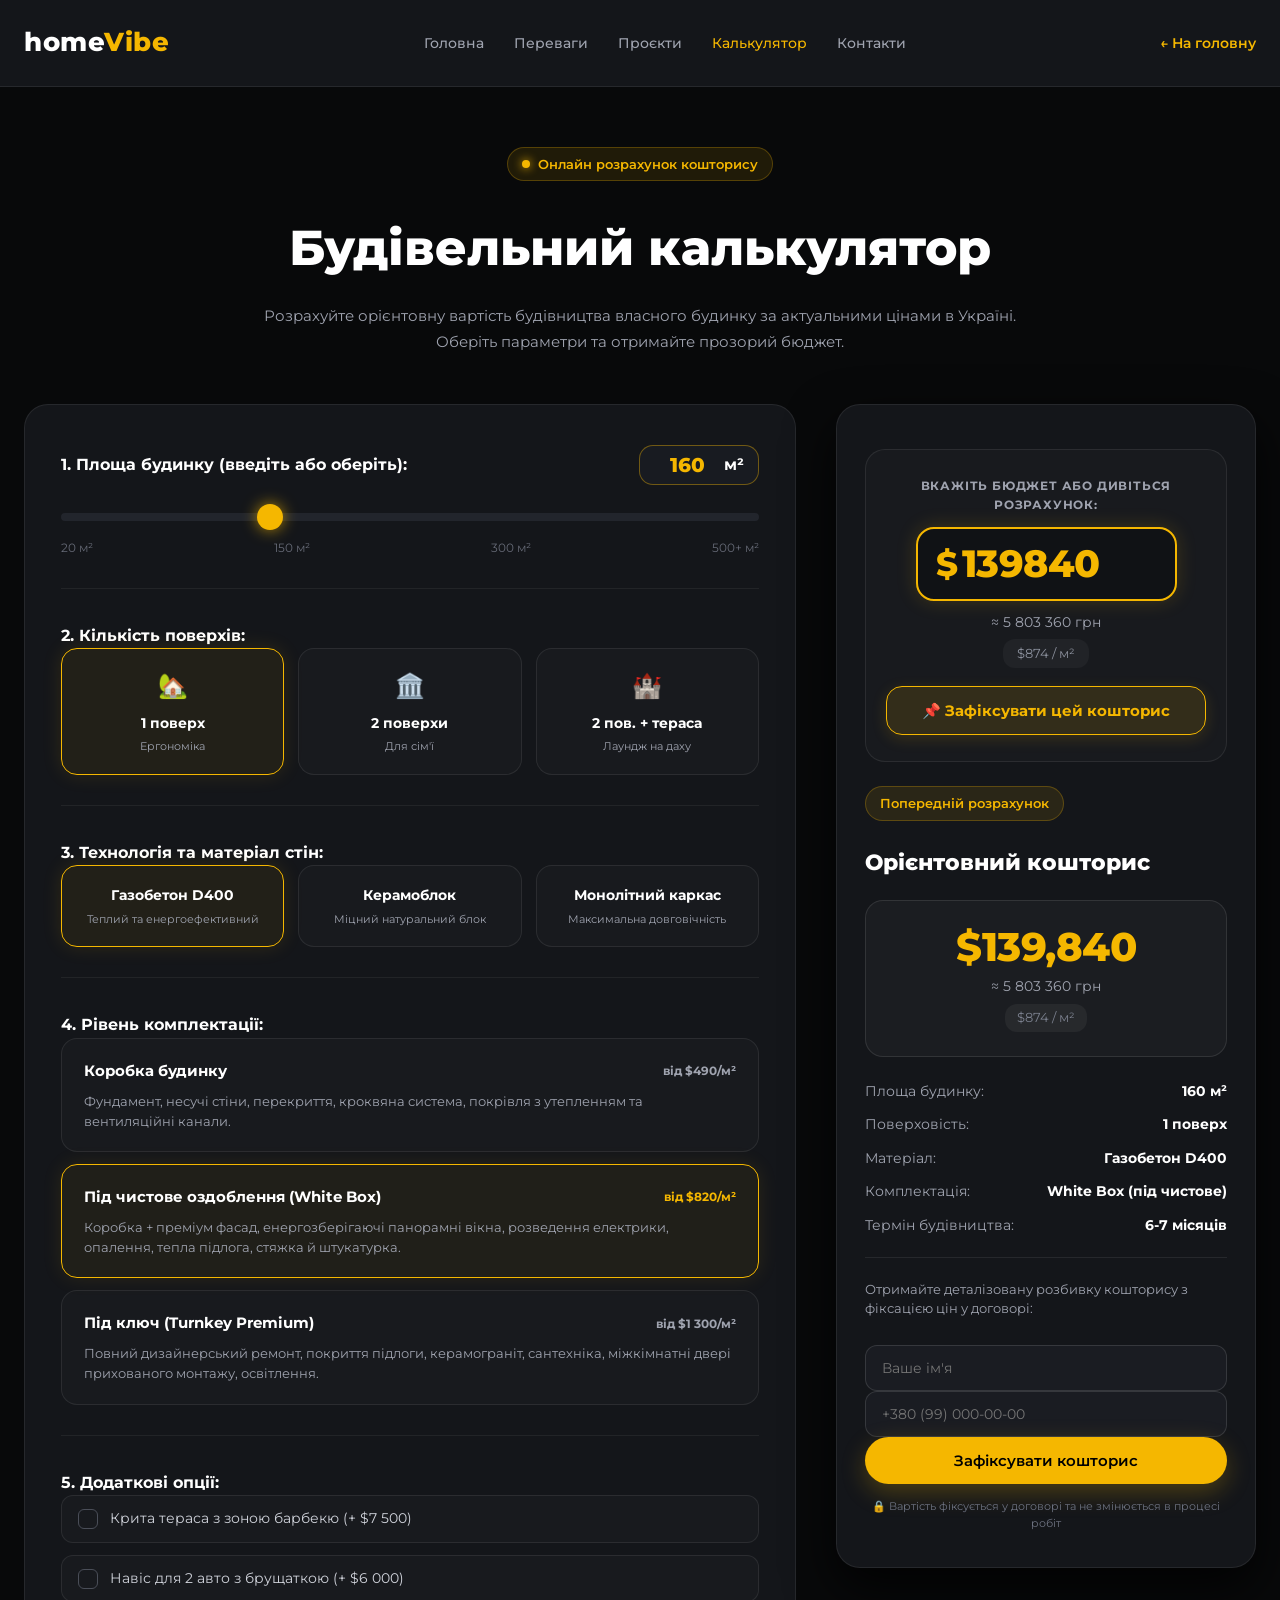
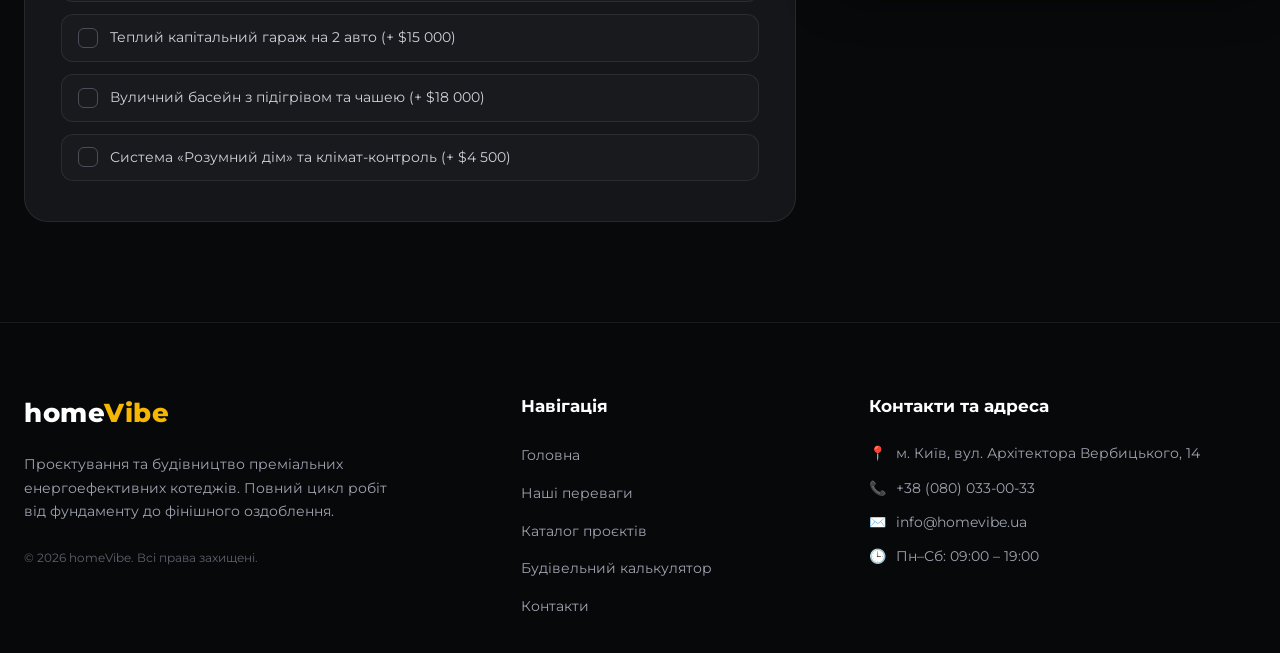
<file: calculator.html>
<!DOCTYPE html>
<html lang="uk">
<head>
  <meta charset="UTF-8">
  <meta name="viewport" content="width=device-width, initial-scale=1.0">
  <title>Будівельний калькулятор вартості будинку | homeVibe</title>
  
  <link rel="preconnect" href="https://fonts.googleapis.com">
  <link rel="preconnect" href="https://fonts.gstatic.com" crossorigin>
  <link href="https://fonts.googleapis.com/css2?family=Montserrat:wght@400;500;600;700;800&display=swap" rel="stylesheet">
  
  <link rel="stylesheet" href="./css/style.css?v=100.0">
</head>
<body class="house-page-body">

  <!-- Шапка сайту -->
  <header class="header header-static">
    <div class="container header-container">
      <a href="index.html" class="logo">home<span>Vibe</span></a>
      <nav class="nav">
        <ul class="nav-list">
          <li><a href="index.html#hero">Головна</a></li>
          <li><a href="index.html#advantages">Переваги</a></li>
          <li><a href="index.html#projects">Проєкти</a></li>
          <li><a href="calculator.html" class="active-link">Калькулятор</a></li>
          <li><a href="index.html#contacts">Контакти</a></li>
        </ul>
      </nav>
      <a href="index.html" class="back-link">← На головну</a>
    </div>
  </header>

  <!-- Головний блок калькулятора -->
  <main class="calc-page-section">
    <div class="container">
      
      <div class="calc-header-intro">
        <div class="badge">
          <span class="badge-dot"></span>
          Онлайн розрахунок кошторису
        </div>
        <h1 class="calc-main-title">Будівельний калькулятор</h1>
        <p class="calc-main-subtitle">
          Розрахуйте орієнтовну вартість будівництва власного будинку за актуальними цінами в Україні. Оберіть параметри та отримайте прозорий бюджет.
        </p>
      </div>

      <div class="calculator-layout">
        
        <!-- ================= ЛІВА ЧАСТИНА: ПАРАМЕТРИ БУДИНКУ ================= -->
        <div class="calc-inputs-panel">

          <!-- Крок 1: Ввід площі вручну + повзунок -->
          <div class="calc-group">
            <div class="calc-group-header">
              <label for="areaInput">1. Площа будинку (введіть або оберіть):</label>
              <div class="area-input-box">
                <input type="number" id="areaInput" min="20" max="1000" value="160" step="1">
                <span>м²</span>
              </div>
            </div>
            <div class="slider-control-wrap">
              <input type="range" id="areaRange" min="20" max="500" step="1" value="160" class="custom-range-slider">
              <div class="slider-scale">
                <span>20 м²</span>
                <span>150 м²</span>
                <span>300 м²</span>
                <span>500+ м²</span>
              </div>
            </div>
          </div>

          <!-- Крок 2: Поверховість -->
          <div class="calc-group">
            <label class="calc-label">2. Кількість поверхів:</label>
            <div class="calc-choice-grid grid-3">
              <label class="choice-tile">
                <input type="radio" name="floors" value="1" checked>
                <div class="tile-card">
                  <span class="tile-icon">🏡</span>
                  <strong class="tile-title">1 поверх</strong>
                  <span class="tile-desc">Ергономіка </span>
                </div>
              </label>

              <label class="choice-tile">
                <input type="radio" name="floors" value="2">
                <div class="tile-card">
                  <span class="tile-icon">🏛️</span>
                  <strong class="tile-title">2 поверхи</strong>
                  <span class="tile-desc">Для сім'ї</span>
                </div>
              </label>

              <label class="choice-tile">
                <input type="radio" name="floors" value="2.5">
                <div class="tile-card">
                  <span class="tile-icon">🏰</span>
                  <strong class="tile-title">2 пов. + тераса</strong>
                  <span class="tile-desc">Лаундж на даху</span>
                </div>
              </label>
            </div>
          </div>

          <!-- Крок 3: Матеріал стін -->
          <div class="calc-group">
            <label class="calc-label">3. Технологія та матеріал стін:</label>
            <div class="calc-choice-grid grid-3">
              <label class="choice-tile">
                <input type="radio" name="wallMaterial" value="aerocrete" checked>
                <div class="tile-card">
                  <strong class="tile-title">Газобетон D400</strong>
                  <span class="tile-desc">Теплий та енергоефективний</span>
                </div>
              </label>

              <label class="choice-tile">
                <input type="radio" name="wallMaterial" value="ceramoblock">
                <div class="tile-card">
                  <strong class="tile-title">Керамоблок</strong>
                  <span class="tile-desc">Міцний натуральний блок</span>
                </div>
              </label>

              <label class="choice-tile">
                <input type="radio" name="wallMaterial" value="monolith">
                <div class="tile-card">
                  <strong class="tile-title">Монолітний каркас</strong>
                  <span class="tile-desc">Максимальна довговічність</span>
                </div>
              </label>
            </div>
          </div>

          <!-- Крок 4: Комплектація -->
          <div class="calc-group">
            <label class="calc-label">4. Рівень комплектації:</label>
            <div class="packages-list">
              <label class="package-tile">
                <input type="radio" name="packageLevel" value="box">
                <div class="package-card">
                  <div class="package-header">
                    <strong>Коробка будинку</strong>
                    <span class="package-price-tag">від $490/м²</span>
                  </div>
                  <p>Фундамент, несучі стіни, перекриття, кроквяна система, покрівля з утепленням та вентиляційні канали.</p>
                </div>
              </label>

              <label class="package-tile">
                <input type="radio" name="packageLevel" value="whitebox" checked>
                <div class="package-card">
                  <div class="package-header">
                    <strong>Під чистове оздоблення (White Box)</strong>
                    <span class="package-price-tag accent">від $820/м²</span>
                  </div>
                  <p>Коробка + преміум фасад, енергозберігаючі панорамні вікна, розведення електрики, опалення, тепла підлога, стяжка й штукатурка.</p>
                </div>
              </label>

              <label class="package-tile">
                <input type="radio" name="packageLevel" value="turnkey">
                <div class="package-card">
                  <div class="package-header">
                    <strong>Під ключ (Turnkey Premium)</strong>
                    <span class="package-price-tag">від $1 300/м²</span>
                  </div>
                  <p>Повний дизайнерський ремонт, покриття підлоги, керамограніт, сантехніка, міжкімнатні двері прихованого монтажу, освітлення.</p>
                </div>
              </label>
            </div>
          </div>

          <!-- Крок 5: Додаткові елементи -->
          <div class="calc-group">
            <label class="calc-label">5. Додаткові опції:</label>
            <div class="options-checklist">
              <label class="custom-checkbox">
                <input type="checkbox" id="optTerrace" value="7500">
                <span class="checkbox-box"></span>
                <span class="checkbox-text">Крита тераса з зоною барбекю (+ $7 500)</span>
              </label>

              <label class="custom-checkbox">
                <input type="checkbox" id="optCarport" value="6000">
                <span class="checkbox-box"></span>
                <span class="checkbox-text">Навіс для 2 авто з брущаткою (+ $6 000)</span>
              </label>

              <label class="custom-checkbox">
                <input type="checkbox" id="optGarage" value="15000">
                <span class="checkbox-box"></span>
                <span class="checkbox-text">Теплий капітальний гараж на 2 авто (+ $15 000)</span>
              </label>

              <label class="custom-checkbox">
                <input type="checkbox" id="optPool" value="18000">
                <span class="checkbox-box"></span>
                <span class="checkbox-text">Вуличний басейн з підігрівом та чашею (+ $18 000)</span>
              </label>

              <label class="custom-checkbox">
                <input type="checkbox" id="optSmartHome" value="4500">
                <span class="checkbox-box"></span>
                <span class="checkbox-text">Система «Розумний дім» та клімат-контроль (+ $4 500)</span>
              </label>
            </div>
          </div>

        </div> <!-- /calc-inputs-panel -->

        <!-- ================= ПРАВА ЧАСТИНА: ПЕРЕНЕСЕНИЙ БЛОК КОШТОРИСУ ================= -->
        <aside class="calc-summary-panel">
          <div class="summary-card-sticky">

            <!-- Поле вводу бюджету з кнопкою фіксації -->
            <div class="price-display-box" id="priceDisplayBox">
              <span class="budget-input-label">Вкажіть бюджет або дивіться розрахунок:</span>
              <div class="budget-input-wrapper">
                <span class="currency-prefix">$</span>
                <input type="number" id="budgetInput" min="10000" step="1000" placeholder="139840" value="139840">
              </div>
              <div class="price-sub-val">
                ≈ <span id="calcUahVal">5 803 360</span> грн
              </div>
              <div class="price-per-meter">
                <span id="calcRateVal">$874</span> / м²
              </div>

              <!-- Кнопка фіксації -->
              <button type="button" class="btn-apply-estimate" id="applyEstimateBtn">
                <span>📌 Зафіксувати цей кошторис</span>
              </button>

              <!-- Повідомлення про замалий бюджет -->
              <div class="budget-error-box" id="budgetErrorBox" style="display: none;">
                <span class="error-icon">⚠️</span>
                <strong>Бюджет замалий для будівництва!</strong>
                <p>Мінімальна вартість капітального будинку становить від <strong>$35 000</strong>.</p>
              </div>
            </div>

            <!-- Блок результату "Орієнтовний кошторис" -->
            <div class="summary-header" style="margin-top: 24px;">
              <span class="badge">Попередній розрахунок</span>
              <h3 class="summary-box-title">Орієнтовний кошторис</h3>
            </div>

            <div class="summary-target-box" id="summaryTargetBox">
              <div class="target-price-usd" id="summaryTotalUsd">$139,840</div>
              <div class="target-price-uah">≈ <span id="summaryTotalUah">5 803 360</span> грн</div>
              <div class="target-price-rate"><span id="summaryPricePerM2">$874</span> / м²</div>
            </div>

            <!-- Характеристики обраного будинку -->
            <div class="summary-details-list">
              <div class="sum-row">
                <span>Площа будинку:</span>
                <strong id="sumArea">160 м²</strong>
              </div>
              <div class="sum-row">
                <span>Поверховість:</span>
                <strong id="sumFloors">1 поверх</strong>
              </div>
              <div class="sum-row">
                <span>Матеріал:</span>
                <strong id="sumMaterial">Газобетон D400</strong>
              </div>
              <div class="sum-row">
                <span>Комплектація:</span>
                <strong id="sumPackage">White Box (під чистове)</strong>
              </div>
              <div class="sum-row">
                <span>Термін будівництва:</span>
                <strong id="sumTimeline">5-6 місяців</strong>
              </div>
            </div>

            <!-- Форма зворотного зв'язку -->
            <div class="calc-lead-form">
              <p class="lead-form-caption">
                Отримайте деталізовану розбивку кошторису з фіксацією цін у договорі:
              </p>
              <form id="calcOrderForm">
                <div class="calc-form-field">
                  <input type="text" id="calcClientName" placeholder="Ваше ім'я" required>
                </div>
                <div class="calc-form-field">
                  <input type="tel" id="calcClientPhone" placeholder="+380 (99) 000-00-00" required>
                </div>
                <button type="submit" class="btn btn-primary btn-block">Зафіксувати кошторис</button>
              </form>
            </div>

            <div class="calc-guarantee-note">
              🔒 Вартість фіксується у договорі та не змінюється в процесі робіт
            </div>

          </div>
        </aside>

      </div> <!-- /calculator-layout -->
    </div> <!-- /container -->
  </main>

  <!-- Підвал -->
  <footer class="footer" id="contacts">
    <div class="container footer-container">
      <div class="footer-col brand-col">
        <a href="index.html" class="logo">home<span>Vibe</span></a>
        <p class="footer-desc">
          Проєктування та будівництво преміальних енергоефективних котеджів. Повний цикл робіт від фундаменту до фінішного оздоблення.
        </p>
        <span class="footer-copy">© 2026 homeVibe. Всі права захищені.</span>
      </div>

      <div class="footer-col">
        <h4 class="footer-heading">Навігація</h4>
        <ul class="footer-links">
          <li><a href="index.html#hero">Головна</a></li>
          <li><a href="index.html#advantages">Наші переваги</a></li>
          <li><a href="index.html#projects">Каталог проєктів</a></li>
          <li><a href="calculator.html">Будівельний калькулятор</a></li>
          <li><a href="index.html#contacts">Контакти</a></li>
        </ul>
      </div>

      <div class="footer-col">
        <h4 class="footer-heading">Контакти та адреса</h4>
        <ul class="footer-contacts">
          <li>
            <span class="contact-icon">📍</span>
            <span>м. Київ, вул. Архітектора Вербицького, 14</span>
          </li>
          <li>
            <span class="contact-icon">📞</span>
            <a href="tel:+380800330033">+38 (080) 033-00-33</a>
          </li>
          <li>
            <span class="contact-icon">✉️</span>
            <a href="mailto:info@homevibe.ua">info@homevibe.ua</a>
          </li>
          <li>
            <span class="contact-icon">🕒</span>
            <span>Пн–Сб: 09:00 – 19:00</span>
          </li>
        </ul>
      </div>
    </div>
  </footer>

  <script src="./js/calculator.js"></script>
</body>
</html>
</file>
<file: css/style.css>
:root {
  --bg-main: #0b0c0e;
  --bg-card: #14161a;
  --accent-yellow: #f5b700;
  --accent-hover: #ffd000;
  --text-white: #ffffff;
  --text-muted: #9fa3af;
  --border-color: rgba(255, 255, 255, 0.08);
}

* {
  box-sizing: border-box;
  margin: 0;
  padding: 0;
}

html {
  scroll-behavior: smooth;
}

body {
  font-family: 'Montserrat', -apple-system, BlinkMacSystemFont, sans-serif;
  background-color: var(--bg-main);
  color: var(--text-white);
  line-height: 1.6;
  overflow-x: hidden;
}

.container {
  max-width: 1280px;
  margin: 0 auto;
  padding: 0 24px;
  width: 100%;
}

/* ШАПКА */
.header {
  position: absolute;
  top: 0;
  left: 0;
  width: 100%;
  z-index: 100;
  padding: 22px 0;
  border-bottom: 1px solid var(--border-color);
}

.header-static {
  position: relative !important;
  background: var(--bg-card) !important;
}

.header-container {
  display: flex;
  align-items: center;
  justify-content: space-between;
}

.logo {
  font-size: 26px;
  font-weight: 800;
  text-decoration: none;
  color: var(--text-white);
  letter-spacing: 0.5px;
}

.logo span {
  color: var(--accent-yellow);
}

.nav-list {
  display: flex;
  list-style: none;
  gap: 30px;
}

.nav-list a {
  text-decoration: none;
  color: var(--text-muted);
  font-weight: 500;
  font-size: 14px;
  transition: color 0.2s ease;
}

.nav-list a:hover,
.nav-list a.active-link {
  color: var(--accent-yellow);
}

.back-link {
  color: var(--accent-yellow);
  text-decoration: none;
  font-weight: 600;
  font-size: 14px;
  transition: opacity 0.2s;
}

.back-link:hover {
  opacity: 0.8;
}

.header-phone-btn {
  background: transparent;
  border: 1px solid var(--accent-yellow);
  color: var(--accent-yellow);
  padding: 10px 22px;
  border-radius: 30px;
  font-weight: 600;
  font-size: 14px;
  cursor: pointer;
  transition: all 0.25s ease;
  font-family: inherit;
}

.header-phone-btn:hover {
  background: var(--accent-yellow);
  color: #000;
}

/* БЕЙДЖІ ТА КНОПКИ */
.badge {
  display: inline-flex;
  align-items: center;
  gap: 8px;
  background: rgba(245, 183, 0, 0.1);
  border: 1px solid rgba(245, 183, 0, 0.25);
  padding: 6px 14px;
  border-radius: 20px;
  font-size: 13px;
  font-weight: 600;
  color: var(--accent-yellow);
  margin-bottom: 16px;
  width: fit-content;
}

.badge-dot {
  width: 8px;
  height: 8px;
  background-color: var(--accent-yellow);
  border-radius: 50%;
  box-shadow: 0 0 10px var(--accent-yellow);
}

.btn {
  padding: 14px 28px;
  border-radius: 35px;
  font-size: 15px;
  font-weight: 600;
  cursor: pointer;
  text-decoration: none;
  display: inline-flex;
  align-items: center;
  justify-content: center;
  gap: 10px;
  transition: all 0.25s ease;
  font-family: inherit;
}

.btn-primary {
  background-color: var(--accent-yellow);
  color: #000;
  border: none;
  box-shadow: 0 8px 24px rgba(245, 183, 0, 0.25);
}

.btn-primary:hover {
  background-color: var(--accent-hover);
  transform: translateY(-2px);
  box-shadow: 0 12px 30px rgba(245, 183, 0, 0.35);
}

.btn-secondary {
  background: transparent;
  color: var(--text-white);
  border: 1px solid var(--border-color);
}

.btn-secondary:hover {
  background: rgba(255, 255, 255, 0.05);
  border-color: rgba(255, 255, 255, 0.2);
}

.btn-block {
  width: 100% !important;
}

/* HERO */
.hero-section {
  position: relative;
  min-height: 100vh;
  display: flex;
  align-items: center;
  padding: 130px 0 60px 0;
  background: radial-gradient(circle at 75% 35%, rgba(245, 183, 0, 0.12) 0%, transparent 55%),
              linear-gradient(180deg, #07080a 0%, var(--bg-main) 100%);
}

.hero-container {
  display: grid;
  grid-template-columns: 1.15fr 0.85fr;
  align-items: center;
  gap: 40px;
  width: 100%;
}

.hero-title {
  font-size: clamp(2.4rem, 4.2vw, 3.8rem);
  font-weight: 800;
  line-height: 1.15;
  margin-bottom: 22px;
}

.accent-text {
  color: var(--accent-yellow);
}

.hero-subtitle {
  color: var(--text-muted);
  font-size: 16px;
  line-height: 1.7;
  max-width: 520px;
  margin-bottom: 35px;
}

.hero-actions {
  display: flex;
  gap: 16px;
  align-items: center;
  margin-bottom: 45px;
}

.hero-stats {
  display: flex;
  gap: 36px;
  padding-top: 25px;
  border-top: 1px solid var(--border-color);
}

.stat-item strong {
  display: block;
  font-size: 24px;
  font-weight: 800;
  color: var(--accent-yellow);
}

.stat-item span {
  font-size: 12px;
  color: var(--text-muted);
}

.hero-3d-box {
  position: relative;
  width: 100%;
  height: 520px;
  display: flex;
  flex-direction: column;
  align-items: center;
  justify-content: center;
  transition: transform 0.4s ease;
}

.model-glow {
  position: absolute;
  width: 380px;
  height: 380px;
  background: radial-gradient(circle, rgba(245, 183, 0, 0.18) 0%, rgba(11, 12, 14, 0) 70%);
  border-radius: 50%;
  pointer-events: none;
  z-index: 1;
}

.model-container {
  width: 100%;
  height: 100%;
  position: relative;
  z-index: 2;
}

model-viewer {
  width: 100%;
  height: 100%;
  --poster-color: transparent;
  outline: none;
}

.model-loader {
  display: flex;
  flex-direction: column;
  align-items: center;
  justify-content: center;
  gap: 12px;
  height: 100%;
  color: var(--accent-yellow);
  font-size: 14px;
  font-weight: 600;
}

.spinner {
  width: 34px;
  height: 34px;
  border: 3px solid rgba(245, 183, 0, 0.2);
  border-top-color: var(--accent-yellow);
  border-radius: 50%;
  animation: spin 0.8s linear infinite;
}

@keyframes spin {
  to { transform: rotate(360deg); }
}

.btn-inspect-3d {
  margin-top: 12px;
  background: rgba(20, 22, 26, 0.85);
  backdrop-filter: blur(8px);
  border: 1px solid rgba(245, 183, 0, 0.4);
  color: var(--text-white);
  padding: 10px 24px;
  border-radius: 25px;
  font-size: 13px;
  font-weight: 600;
  cursor: pointer;
  display: inline-flex;
  align-items: center;
  gap: 8px;
  z-index: 3;
  transition: all 0.25s ease;
}

.btn-inspect-3d:hover {
  background: var(--accent-yellow);
  color: #000;
}

.hero-3d-box.expanded {
  transform: scale(1.12);
}

/* ПЕРЕВАГИ */
.advantages-section {
  padding: 100px 0 80px 0;
  background-color: var(--bg-main);
  border-top: 1px solid var(--border-color);
}

.advantages-header {
  text-align: center;
  margin-bottom: 55px;
}

.advantages-title {
  font-size: clamp(2rem, 3.2vw, 2.7rem);
  font-weight: 800;
  letter-spacing: 1.5px;
  color: var(--text-white);
  text-transform: uppercase;
  margin-top: 6px;
}

.advantages-grid {
  display: grid !important;
  grid-template-columns: repeat(3, 1fr) !important;
  gap: 32px !important;
}

.advantage-card {
  background: var(--bg-card);
  border: 1px solid var(--border-color);
  border-radius: 18px;
  padding: 42px 30px;
  text-align: center;
  display: flex;
  flex-direction: column;
  align-items: center;
  transition: all 0.3s ease;
}

.advantage-card:hover {
  transform: translateY(-6px);
  border-color: rgba(245, 183, 0, 0.4);
  box-shadow: 0 14px 35px rgba(0, 0, 0, 0.5);
}

.advantage-icon-wrap {
  width: 72px;
  height: 72px;
  border-radius: 16px;
  background: rgba(245, 183, 0, 0.08);
  border: 1px solid rgba(245, 183, 0, 0.2);
  display: flex;
  align-items: center;
  justify-content: center;
  margin-bottom: 24px;
  color: var(--accent-yellow);
  transition: all 0.3s ease;
}

.advantage-card:hover .advantage-icon-wrap {
  background: var(--accent-yellow);
  color: #000;
  transform: scale(1.05);
}

.advantage-icon-wrap svg {
  width: 36px;
  height: 36px;
}

.advantage-name {
  font-size: 19px;
  font-weight: 700;
  color: var(--text-white);
  margin-bottom: 12px;
}

.advantage-desc {
  font-size: 14px;
  color: var(--text-muted);
  line-height: 1.65;
}

.advantages-footer-note {
  text-align: center;
  margin-top: 55px;
  padding-top: 30px;
  border-top: 1px dashed rgba(255, 255, 255, 0.1);
}

.advantages-footer-note p {
  color: #7d8290;
  font-size: 14px;
  max-width: 650px;
  margin: 0 auto;
}

/* ДО / ПІСЛЯ */
.transformation-section {
  padding: 100px 0 90px;
  background: linear-gradient(180deg, var(--bg-main) 0%, #101216 100%);
  border-top: 1px solid var(--border-color);
}

.transformation-header {
  text-align: center;
  max-width: 820px;
  margin: 0 auto 50px;
}

.transformation-title {
  font-size: clamp(2rem, 3.2vw, 2.7rem);
  font-weight: 800;
  letter-spacing: 1.5px;
  color: var(--text-white);
  margin: 10px 0 16px;
  text-transform: uppercase;
}

.transformation-subtitle {
  color: var(--text-muted);
  font-size: 15px;
  line-height: 1.7;
}

.comparison-card {
  max-width: 960px;
  margin: 0 auto;
}

.comparison-container {
  position: relative;
  width: 100%;
  height: 600px;
  border-radius: 26px;
  overflow: hidden;
  box-shadow: 0 25px 60px rgba(0, 0, 0, 0.75);
  border: 1px solid rgba(255, 255, 255, 0.1);
  user-select: none;
  touch-action: none;
  cursor: ew-resize;
  background: #121417;
}

.comparison-img {
  position: absolute;
  top: 0;
  left: 0;
  width: 100%;
  height: 100%;
  object-fit: cover;
  object-position: center;
  pointer-events: none;
}

.comparison-before {
  clip-path: inset(0 calc(100% - var(--position, 50%)) 0 0);
  z-index: 2;
}

.comparison-after {
  z-index: 1;
}

.comparison-badge {
  position: absolute;
  top: 24px;
  padding: 8px 20px;
  border-radius: 30px;
  font-size: 13px;
  font-weight: 800;
  letter-spacing: 1px;
  text-transform: uppercase;
  z-index: 5;
  pointer-events: none;
  box-shadow: 0 6px 20px rgba(0, 0, 0, 0.5);
  transition: opacity 0.25s ease, transform 0.25s ease, visibility 0.25s ease;
  will-change: opacity, transform;
}

.comparison-badge.is-hidden {
  opacity: 0 !important;
  visibility: hidden !important;
  transform: scale(0.85) !important;
}

.badge-before {
  left: 24px;
  background: rgba(18, 20, 24, 0.85);
  color: #ffffff;
  border: 1px solid rgba(255, 255, 255, 0.18);
  backdrop-filter: blur(8px);
}

.badge-after {
  right: 24px;
  background: var(--accent-yellow);
  color: #0b0c0e;
  border: 1px solid var(--accent-hover);
}

.comparison-handle {
  position: absolute;
  top: 0;
  bottom: 0;
  left: var(--position, 50%);
  transform: translateX(-50%);
  z-index: 6;
  display: flex;
  flex-direction: column;
  align-items: center;
  pointer-events: none;
}

.handle-line {
  flex: 1;
  width: 2px;
  background: #ffffff;
  box-shadow: 0 0 10px rgba(0, 0, 0, 0.8);
}

.handle-button {
  width: 54px;
  height: 54px;
  border-radius: 50%;
  background: #14161a;
  border: 2px solid var(--accent-yellow);
  color: var(--accent-yellow);
  display: flex;
  align-items: center;
  justify-content: center;
  box-shadow: 0 0 25px rgba(245, 183, 0, 0.5), 0 8px 20px rgba(0, 0, 0, 0.9);
  flex-shrink: 0;
}

.comparison-hint {
  text-align: center;
  margin-top: 16px;
  font-size: 13px;
  color: #7b808e;
}

.transformation-grid {
  display: grid;
  grid-template-columns: repeat(3, 1fr);
  gap: 28px;
  margin-top: 55px;
}

.trans-item {
  background: var(--bg-card);
  border: 1px solid var(--border-color);
  border-radius: 18px;
  padding: 30px 24px;
  display: flex;
  gap: 18px;
  align-items: flex-start;
  transition: border-color 0.25s, transform 0.25s;
}

.trans-item:hover {
  border-color: rgba(245, 183, 0, 0.4);
  transform: translateY(-4px);
}

.trans-icon {
  font-size: 28px;
  line-height: 1;
  flex-shrink: 0;
}

.trans-item h4 {
  font-size: 17px;
  font-weight: 700;
  color: var(--text-white);
  margin-bottom: 8px;
}

.trans-item p {
  font-size: 13.5px;
  color: var(--text-muted);
  line-height: 1.6;
}

/* ПРОЄКТИ */
.projects-section {
  padding: 90px 0;
  border-top: 1px solid var(--border-color);
  background: linear-gradient(180deg, var(--bg-main) 0%, #111317 100%);
}

.projects-header {
  text-align: center;
  margin-bottom: 55px;
}

.projects-title {
  font-size: clamp(2rem, 3.2vw, 2.7rem);
  font-weight: 800;
  letter-spacing: 1.5px;
  color: var(--text-white);
  margin-top: 8px;
}

.projects-subtitle {
  color: var(--text-muted);
  font-size: 15px;
  margin-top: 10px;
}

.projects-grid {
  display: grid;
  grid-template-columns: repeat(3, 1fr);
  gap: 30px;
}

.project-card {
  background: var(--bg-card);
  border: 1px solid var(--border-color);
  border-radius: 20px;
  overflow: hidden;
  display: flex;
  flex-direction: column;
  transition: transform 0.3s ease, border-color 0.3s ease;
}

.project-card:hover {
  transform: translateY(-8px);
  border-color: rgba(245, 183, 0, 0.4);
}

.project-3d-wrap {
  width: 100%;
  height: 280px;
  background: radial-gradient(circle, rgba(245, 183, 0, 0.08) 0%, rgba(14, 15, 18, 0) 70%);
  position: relative;
}

.project-info {
  padding: 24px;
  display: flex;
  flex-direction: column;
  flex-grow: 1;
}

.project-tag {
  font-size: 12px;
  font-weight: 700;
  color: var(--accent-yellow);
  text-transform: uppercase;
  margin-bottom: 6px;
}

.project-name {
  font-size: 21px;
  font-weight: 700;
  color: var(--text-white);
  margin-bottom: 10px;
}

.project-desc {
  font-size: 14px;
  color: var(--text-muted);
  line-height: 1.55;
  margin-bottom: 18px;
  flex-grow: 1;
}

.project-meta {
  display: flex;
  justify-content: space-between;
  border-top: 1px solid var(--border-color);
  padding: 12px 0 18px 0;
  font-size: 13px;
  color: var(--text-muted);
}

.project-meta strong {
  color: var(--text-white);
}

.project-card .btn-more-project {
  background-color: var(--accent-yellow) !important;
  color: #0b0c0e !important;
  font-weight: 700 !important;
  border: none !important;
  border-radius: 30px !important;
  padding: 14px 24px !important;
  font-size: 15px !important;
  text-decoration: none !important;
  display: inline-flex !important;
  align-items: center !important;
  justify-content: center !important;
  box-shadow: 0 6px 20px rgba(245, 183, 0, 0.28) !important;
}

.project-card .btn-more-project:hover {
  background-color: var(--accent-hover) !important;
  transform: translateY(-2px);
}

/* ==========================================================
   СТИЛІ ДЛЯ СТОРІНКИ HOUSE.HTML
   ========================================================== */
.house-page-body {
  background: #08090a;
}

.house-detail-section {
  padding: 50px 0 80px 0;
}

.house-detail-layout {
  display: grid !important;
  grid-template-columns: 460px 1fr !important;
  gap: 40px !important;
  align-items: stretch !important;
  width: 100% !important;
}

.house-info-panel {
  background: #14161a !important;
  border: 1px solid rgba(255, 255, 255, 0.08) !important;
  border-radius: 24px !important;
  padding: 36px 32px !important;
  display: flex !important;
  flex-direction: column !important;
  justify-content: space-between !important;
}

.house-title {
  font-size: 32px;
  font-weight: 800;
  color: var(--text-white);
  margin: 6px 0 16px 0;
  line-height: 1.2;
}

.house-desc {
  font-size: 14px;
  color: var(--text-muted);
  line-height: 1.65;
  margin-bottom: 24px;
}

.specs-grid {
  display: grid !important;
  grid-template-columns: 1fr 1fr !important;
  gap: 12px !important;
  margin-bottom: 28px;
}

.spec-box {
  background: rgba(255, 255, 255, 0.03);
  border: 1px solid var(--border-color);
  border-radius: 12px;
  padding: 12px 14px;
}

.spec-label {
  display: block;
  font-size: 11px;
  color: var(--text-muted);
  margin-bottom: 4px;
}

.spec-val {
  font-size: 15px;
  color: var(--text-white);
}

.accent-val {
  color: var(--accent-yellow) !important;
  font-weight: 700;
}

.call-action-box {
  border-top: 1px solid var(--border-color);
  padding-top: 24px;
}

.call-action-box h3 {
  font-size: 18px;
  margin-bottom: 6px;
}

.call-action-box p {
  font-size: 13px;
  color: var(--text-muted);
  margin-bottom: 16px;
}

.call-quick-form {
  display: flex;
  flex-direction: column;
  gap: 12px;
}

.input-row {
  display: grid !important;
  grid-template-columns: 1fr 1fr !important;
  gap: 12px !important;
  margin-bottom: 0 !important;
}

.call-quick-form input {
  width: 100% !important;
  background: #191c22 !important;
  border: 1px solid rgba(255, 255, 255, 0.12) !important;
  border-radius: 12px !important;
  padding: 14px 16px !important;
  color: #ffffff !important;
  font-size: 14px !important;
  outline: none !important;
  box-sizing: border-box !important;
}

.call-quick-form input:focus {
  border-color: #f5b700 !important;
}

.house-viewer-panel {
  width: 100% !important;
  min-height: 680px !important;
  height: 100% !important;
  background: radial-gradient(circle, rgba(245, 183, 0, 0.12) 0%, rgba(8, 9, 10, 0.98) 75%) !important;
  border: 1px solid rgba(255, 255, 255, 0.08) !important;
  border-radius: 24px !important;
  position: relative !important;
  overflow: hidden !important;
}

.viewer-wrapper,
.viewer-wrapper model-viewer {
  width: 100% !important;
  height: 100% !important;
  min-height: 620px !important;
}

.viewer-hint {
  position: absolute;
  bottom: 20px;
  left: 50%;
  transform: translateX(-50%);
  background: rgba(14, 15, 18, 0.85);
  backdrop-filter: blur(8px);
  border: 1px solid var(--border-color);
  padding: 8px 18px;
  border-radius: 20px;
  font-size: 12px;
  color: var(--text-muted);
  pointer-events: none;
  white-space: nowrap;
}

/* ==========================================================
   СТИЛІ ДЛЯ СТОРІНКИ CALCULATOR.HTML
   ========================================================== */
.calc-page-section {
  padding: 60px 0 100px;
}

.calc-header-intro {
  text-align: center;
  max-width: 800px;
  margin: 0 auto 50px;
}

.calc-main-title {
  font-size: clamp(2.2rem, 3.8vw, 3.2rem);
  font-weight: 800;
  margin: 12px 0 16px;
  color: var(--text-white);
}

.calc-main-subtitle {
  font-size: 15px;
  color: var(--text-muted);
  line-height: 1.7;
}

.calculator-layout {
  display: grid;
  grid-template-columns: 1fr 420px;
  gap: 40px;
  align-items: start;
}

.calc-inputs-panel {
  background: var(--bg-card);
  border: 1px solid var(--border-color);
  border-radius: 24px;
  padding: 40px 36px;
  display: flex;
  flex-direction: column;
  gap: 34px;
}

.calc-group {
  border-bottom: 1px solid rgba(255, 255, 255, 0.06);
  padding-bottom: 30px;
}

.calc-group:last-child {
  border-bottom: none;
  padding-bottom: 0;
}

.calc-group-header {
  display: flex;
  justify-content: space-between;
  align-items: center;
  margin-bottom: 18px;
}

.calc-group-header label,
.calc-label {
  font-size: 16px;
  font-weight: 700;
  color: var(--text-white);
  display: block;
}

.area-input-box {
  display: inline-flex;
  align-items: center;
  background: #181b21;
  border: 1px solid rgba(245, 183, 0, 0.4);
  border-radius: 14px;
  padding: 6px 14px;
}

.area-input-box input {
  background: transparent;
  border: none;
  outline: none;
  color: var(--accent-yellow);
  font-size: 20px;
  font-weight: 800;
  font-family: inherit;
  width: 70px;
  text-align: right;
  padding-right: 4px;
}

.area-input-box span {
  font-size: 16px;
  font-weight: 700;
  color: #fff;
}

.custom-range-slider {
  width: 100%;
  -webkit-appearance: none;
  appearance: none;
  height: 8px;
  background: #22252c;
  border-radius: 6px;
  outline: none;
  cursor: pointer;
}

.custom-range-slider::-webkit-slider-thumb {
  -webkit-appearance: none;
  appearance: none;
  width: 26px;
  height: 26px;
  border-radius: 50%;
  background: var(--accent-yellow);
  box-shadow: 0 0 15px rgba(245, 183, 0, 0.7);
  cursor: pointer;
  transition: transform 0.15s ease;
}

.slider-scale {
  display: flex;
  justify-content: space-between;
  margin-top: 10px;
  font-size: 12px;
  color: #656975;
}

/* Плитки вибору поверхів та матеріалів стін */
.calc-choice-grid {
  display: grid;
  gap: 14px;
}

.calc-choice-grid.grid-3 {
  grid-template-columns: repeat(3, 1fr);
}

.choice-tile input {
  display: none;
}

.tile-card {
  background: rgba(255, 255, 255, 0.02);
  border: 1px solid var(--border-color);
  border-radius: 16px;
  padding: 18px 14px;
  text-align: center;
  cursor: pointer;
  transition: all 0.25s ease;
  display: flex;
  flex-direction: column;
  align-items: center;
  gap: 4px;
  height: 100%;
}

.tile-icon {
  font-size: 24px;
  margin-bottom: 2px;
}

.tile-title {
  font-size: 14px;
  color: var(--text-white);
  font-weight: 700;
}

.tile-desc {
  font-size: 11px;
  color: var(--text-muted);
}

.choice-tile input:checked + .tile-card {
  border-color: var(--accent-yellow);
  background: rgba(245, 183, 0, 0.06);
  box-shadow: 0 0 20px rgba(245, 183, 0, 0.12);
}

/* Картки пакетів будівництва */
.packages-list {
  display: flex;
  flex-direction: column;
  gap: 12px;
}

.package-tile input {
  display: none;
}

.package-card {
  background: rgba(255, 255, 255, 0.02);
  border: 1px solid var(--border-color);
  border-radius: 16px;
  padding: 20px 22px;
  cursor: pointer;
  transition: all 0.25s ease;
}

.package-header {
  display: flex;
  justify-content: space-between;
  align-items: center;
  margin-bottom: 8px;
}

.package-header strong {
  font-size: 15px;
  color: var(--text-white);
}

.package-price-tag {
  font-size: 12px;
  font-weight: 700;
  color: var(--text-muted);
}

.package-price-tag.accent {
  color: var(--accent-yellow);
}

.package-card p {
  font-size: 13px;
  color: var(--text-muted);
  line-height: 1.55;
  margin: 0;
}

.package-tile input:checked + .package-card {
  border-color: var(--accent-yellow);
  background: rgba(245, 183, 0, 0.05);
  box-shadow: 0 0 20px rgba(245, 183, 0, 0.1);
}

/* Чекбокси опцій */
.options-checklist {
  display: flex;
  flex-direction: column;
  gap: 12px;
}

.custom-checkbox {
  display: flex;
  align-items: center;
  gap: 12px;
  cursor: pointer;
  user-select: none;
  background: rgba(255, 255, 255, 0.02);
  border: 1px solid var(--border-color);
  padding: 12px 16px;
  border-radius: 12px;
  transition: border-color 0.2s, background 0.2s;
}

.custom-checkbox:hover {
  background: rgba(255, 255, 255, 0.04);
}

.custom-checkbox input {
  display: none;
}

.checkbox-box {
  width: 20px;
  height: 20px;
  border-radius: 6px;
  border: 1.5px solid #4a4e58;
  display: flex;
  align-items: center;
  justify-content: center;
  transition: all 0.2s;
  flex-shrink: 0;
}

.custom-checkbox input:checked + .checkbox-box {
  background: var(--accent-yellow);
  border-color: var(--accent-yellow);
}

.custom-checkbox input:checked + .checkbox-box::after {
  content: '✓';
  color: #000;
  font-size: 13px;
  font-weight: 800;
}

.checkbox-text {
  font-size: 13.5px;
  color: #cfd2da;
}

/* ЛІВИЙ БЛОК БЮДЖЕТУ */
.price-display-box {
  background: rgba(255, 255, 255, 0.02);
  border: 1px solid rgba(255, 255, 255, 0.08);
  border-radius: 20px;
  padding: 26px 20px;
  text-align: center;
  margin-top: 10px;
  transition: border-color 0.25s, box-shadow 0.25s;
}

.budget-input-label {
  display: block;
  font-size: 12px;
  font-weight: 700;
  color: var(--text-muted);
  text-transform: uppercase;
  letter-spacing: 0.8px;
  margin-bottom: 12px;
}

.budget-input-wrapper {
  display: inline-flex;
  align-items: center;
  justify-content: center;
  background: #101215;
  border: 2px solid var(--accent-yellow);
  border-radius: 18px;
  padding: 8px 18px;
  box-shadow: 0 0 20px rgba(245, 183, 0, 0.18);
  margin-bottom: 10px;
}

.currency-prefix {
  font-size: 34px;
  font-weight: 800;
  color: var(--accent-yellow);
  margin-right: 4px;
}

#budgetInput {
  background: transparent;
  border: none;
  outline: none;
  color: var(--accent-yellow);
  font-size: 38px;
  font-weight: 800;
  font-family: inherit;
  width: 195px;
  letter-spacing: -0.5px;
}

#budgetInput::-webkit-outer-spin-button,
#budgetInput::-webkit-inner-spin-button {
  -webkit-appearance: none;
  margin: 0;
}
#budgetInput[type=number] {
  -moz-appearance: textfield;
}

.price-sub-val {
  font-size: 14px;
  color: #9fa3af;
  margin-bottom: 6px;
}

.price-per-meter {
  display: inline-block;
  font-size: 13px;
  color: #8b909c;
  background: rgba(255, 255, 255, 0.04);
  padding: 4px 14px;
  border-radius: 12px;
}

/* КНОПКА ФІКСАЦІЇ */
.btn-apply-estimate {
  width: 100%;
  margin-top: 18px;
  padding: 14px 20px;
  background: rgba(245, 183, 0, 0.12);
  border: 1.5px solid var(--accent-yellow);
  color: var(--accent-yellow);
  border-radius: 16px;
  font-size: 15px;
  font-weight: 700;
  font-family: inherit;
  cursor: pointer;
  display: flex;
  align-items: center;
  justify-content: center;
  gap: 8px;
  transition: all 0.25s ease;
  box-shadow: 0 4px 15px rgba(245, 183, 0, 0.15);
}

.btn-apply-estimate:hover {
  background: var(--accent-yellow);
  color: #0b0c0e;
  transform: translateY(-2px);
  box-shadow: 0 8px 25px rgba(245, 183, 0, 0.35);
}

.btn-apply-estimate.applied {
  background: #2e7d32 !important;
  border-color: #4caf50 !important;
  color: #ffffff !important;
  box-shadow: 0 0 20px rgba(76, 175, 80, 0.4) !important;
}

/* ПРАВИЙ БЛОК "ОРІЄНТОВНИЙ КОШТОРИС" */
.summary-card-sticky {
  background: #14161a;
  border: 1px solid rgba(255, 255, 255, 0.08);
  border-radius: 24px;
  padding: 34px 28px;
  position: sticky;
  top: 90px;
  box-shadow: 0 20px 50px rgba(0, 0, 0, 0.8);
}

.summary-box-title {
  font-size: 22px;
  font-weight: 800;
  color: var(--text-white);
  margin-top: 8px;
}

.summary-target-box {
  background: rgba(255, 255, 255, 0.03);
  border: 1.5px solid rgba(255, 255, 255, 0.1);
  border-radius: 18px;
  padding: 24px 16px;
  text-align: center;
  margin: 20px 0 24px;
  transition: all 0.3s ease;
}

.summary-target-box.flash-transfer {
  border-color: var(--accent-yellow);
  box-shadow: 0 0 30px rgba(245, 183, 0, 0.35);
  transform: scale(1.02);
}

.target-price-usd {
  font-size: 40px;
  font-weight: 800;
  color: var(--accent-yellow);
  line-height: 1.1;
  letter-spacing: -0.5px;
}

.target-price-uah {
  font-size: 14px;
  color: #9fa3af;
  margin: 6px 0;
}

.target-price-rate {
  font-size: 12.5px;
  color: #7b808e;
  background: rgba(255, 255, 255, 0.05);
  display: inline-block;
  padding: 4px 12px;
  border-radius: 12px;
}

.summary-details-list {
  display: flex;
  flex-direction: column;
  gap: 12px;
  border-bottom: 1px solid var(--border-color);
  padding-bottom: 20px;
  margin-bottom: 22px;
}

.sum-row {
  display: flex;
  justify-content: space-between;
  font-size: 13.5px;
}

.sum-row span {
  color: var(--text-muted);
}

.sum-row strong {
  color: var(--text-white);
}

.lead-form-caption {
  font-size: 13px;
  color: var(--text-muted);
  line-height: 1.5;
  margin-bottom: 14px;
}

.calc-lead-form {
  display: flex;
  flex-direction: column;
  gap: 12px;
}

.calc-form-field input {
  width: 100%;
  background: #1a1c22;
  border: 1px solid rgba(255, 255, 255, 0.12);
  border-radius: 12px;
  padding: 13px 16px;
  color: #fff;
  font-size: 14px;
  outline: none;
  font-family: inherit;
}

.calc-form-field input:focus {
  border-color: var(--accent-yellow);
}

.calc-guarantee-note {
  font-size: 11px;
  color: #6d7280;
  text-align: center;
  margin-top: 14px;
}

.price-display-box.has-error {
  border-color: #e53935 !important;
  background: rgba(229, 57, 53, 0.06) !important;
}

.budget-error-box {
  margin-top: 16px;
  padding: 12px 14px;
  background: rgba(229, 57, 53, 0.15);
  border: 1px solid rgba(229, 57, 53, 0.4);
  border-radius: 12px;
  text-align: left;
}

.budget-error-box strong {
  color: #ff6b6b;
  font-size: 13px;
}

.budget-error-box p {
  font-size: 12px;
  color: #d1d5db;
  margin-top: 4px;
}

/* ==========================================================
   ПІДВАЛ ТА ВІДЖЕТ
   ========================================================== */
.footer {
  background: #07080a;
  border-top: 1px solid var(--border-color);
  padding: 70px 0 35px 0;
}

.footer-container {
  display: grid;
  grid-template-columns: 1.5fr 1fr 1.3fr;
  gap: 50px;
}

.footer-desc {
  color: var(--text-muted);
  font-size: 14px;
  line-height: 1.7;
  margin: 18px 0 24px 0;
  max-width: 380px;
}

.footer-copy {
  display: block;
  font-size: 12px;
  color: #5d616d;
}

.footer-heading {
  font-size: 17px;
  font-weight: 700;
  color: var(--text-white);
  margin-bottom: 22px;
}

.footer-links, .footer-contacts {
  list-style: none;
  display: flex;
  flex-direction: column;
  gap: 12px;
}

.footer-links a, .footer-contacts a {
  color: var(--text-muted);
  text-decoration: none;
  font-size: 14px;
  transition: color 0.2s ease;
}

.footer-links a:hover, .footer-contacts a:hover {
  color: var(--accent-yellow);
}

.footer-contacts li {
  display: flex;
  align-items: flex-start;
  gap: 10px;
  font-size: 14px;
  color: var(--text-muted);
}

.quick-contact-widget {
  position: fixed;
  bottom: 30px;
  right: 30px;
  z-index: 990;
  display: flex;
  flex-direction: column;
  align-items: center;
  gap: 14px;
}

.widget-btn {
  width: 56px;
  height: 56px;
  border-radius: 50%;
  border: none;
  cursor: pointer;
  display: flex;
  align-items: center;
  justify-content: center;
  text-decoration: none;
  position: relative;
  transition: transform 0.25s ease;
}

.telegram-btn {
  width: 44px;
  height: 44px;
  background: #2aabee;
  color: #fff;
  box-shadow: 0 4px 15px rgba(42, 171, 238, 0.4);
}

.phone-trigger-btn {
  background: #9d221c;
  color: #fff;
  box-shadow: 0 6px 20px rgba(157, 34, 28, 0.5);
}

.pulse-ring {
  position: absolute;
  width: 100%;
  height: 100%;
  border-radius: 50%;
  border: 2px solid #9d221c;
  animation: pulseWidget 2s infinite ease-out;
  pointer-events: none;
}

@keyframes pulseWidget {
  0% { transform: scale(1); opacity: 0.8; }
  100% { transform: scale(1.6); opacity: 0; }
}

/* МОДАЛЬНЕ ВІКНО */
.modal-overlay {
  position: fixed;
  top: 0;
  left: 0;
  width: 100vw;
  height: 100vh;
  background: rgba(8, 9, 11, 0.85);
  backdrop-filter: blur(10px);
  z-index: 10000;
  display: flex;
  align-items: center;
  justify-content: center;
  padding: 20px;
  opacity: 0;
  visibility: hidden;
  transition: opacity 0.3s ease, visibility 0.3s ease;
}

.modal-overlay.open {
  opacity: 1 !important;
  visibility: visible !important;
}

.consultation-card {
  background: #121417;
  border: 1px solid rgba(255, 255, 255, 0.08);
  border-radius: 28px;
  width: 100%;
  max-width: 460px;
  padding: 40px 36px 42px;
  position: relative;
  box-shadow: 0 25px 60px rgba(0, 0, 0, 0.9);
}

.modal-close-icon {
  position: absolute;
  top: 20px;
  right: 22px;
  background: transparent;
  border: none;
  font-size: 26px;
  color: #727682;
  cursor: pointer;
}

.consultation-title {
  font-size: 26px;
  font-weight: 800;
  color: #ffffff;
  margin: 10px 0;
}

.consultation-subtitle {
  font-size: 14px;
  color: #8f94a2;
  margin-bottom: 24px;
}

.field-box {
  display: flex;
  flex-direction: column;
  gap: 6px;
  margin-bottom: 16px;
}

.field-box label {
  font-size: 13px;
  color: #8f94a2;
}

.field-box input {
  background: #181b20;
  border: 1px solid rgba(255, 255, 255, 0.1);
  border-radius: 12px;
  padding: 14px 16px;
  color: #fff;
  outline: none;
}

.field-box input:focus {
  border-color: var(--accent-yellow);
}

.btn-consultation-submit {
  width: 100%;
  padding: 16px;
  background: var(--accent-yellow);
  color: #0b0c0e;
  border: none;
  border-radius: 30px;
  font-size: 16px;
  font-weight: 700;
  cursor: pointer;
  font-family: inherit;
}

/* АДАПТИВНІСТЬ */
@media (max-width: 1024px) {
  .calculator-layout {
    grid-template-columns: 1fr;
  }
  .summary-card-sticky {
    position: static;
  }
  .advantages-grid,
  .projects-grid,
  .transformation-grid {
    grid-template-columns: 1fr;
  }
  .house-detail-layout {
    grid-template-columns: 1fr !important;
  }
  .house-viewer-panel {
    min-height: 480px !important;
    height: 480px !important;
  }
  .hero-container {
    grid-template-columns: 1fr;
    text-align: center;
  }
  .hero-actions, .hero-stats {
    justify-content: center;
  }
  .comparison-container {
    height: 420px;
  }
}
/* Кнопка-посилання на калькулятор у шапці */
.header-calc-btn {
  color: var(--accent-yellow);
  text-decoration: none;
  font-size: 14px;
  font-weight: 600;
  padding: 8px 18px;
  border: 1px solid rgba(245, 183, 0, 0.35);
  border-radius: 20px;
  background: rgba(245, 183, 0, 0.08);
  transition: all 0.25s ease;
  display: inline-flex;
  align-items: center;
  gap: 6px;
}

.header-calc-btn:hover {
  background: var(--accent-yellow);
  color: #0b0c0e;
  box-shadow: 0 0 15px rgba(245, 183, 0, 0.35);
  transform: translateY(-1px);
}
/* ==========================================================
   ПОВНА АДАПТАЦІЯ ДЛЯ СМАРТФОНІВ ТА ПЛАНШЕТІВ (MOBILE RESPONSIVE)
   ========================================================== */

/* 1. Планшети та вузькі екрани (до 992px) */
@media (max-width: 992px) {
  .header-container {
    flex-wrap: wrap;
    gap: 14px;
    justify-content: center;
    text-align: center;
  }

  .nav-list {
    flex-wrap: wrap;
    justify-content: center;
    gap: 16px 20px;
  }

  .hero-container {
    grid-template-columns: 1fr;
    text-align: center;
    gap: 30px;
  }

  .hero-subtitle {
    margin-left: auto;
    margin-right: auto;
  }

  .hero-actions, 
  .hero-stats {
    justify-content: center;
  }

  .hero-3d-box {
    height: 400px;
  }

  .calculator-layout {
    grid-template-columns: 1fr;
    gap: 30px;
  }

  .summary-card-sticky {
    position: static;
  }

  .house-detail-layout {
    grid-template-columns: 1fr !important;
    gap: 25px !important;
  }

  .house-viewer-panel {
    min-height: 440px !important;
    height: 440px !important;
  }

  .advantages-grid,
  .projects-grid,
  .transformation-grid {
    grid-template-columns: 1fr !important;
  }

  .footer-container {
    grid-template-columns: 1fr;
    text-align: center;
    gap: 35px;
  }

  .footer-desc {
    margin-left: auto;
    margin-right: auto;
  }

  .footer-contacts li {
    justify-content: center;
  }
}

/* 2. Смартфони (до 768px) */
@media (max-width: 768px) {
  .container {
    padding: 0 16px;
  }

  /* Шапка */
  .header {
    padding: 16px 0;
  }

  .header-static {
    padding: 14px 0;
  }

  .header-container {
    flex-direction: column;
    gap: 12px;
  }

  .header-calc-btn {
    font-size: 13px;
    padding: 7px 14px;
  }

  /* Головний екран Hero */
  .hero-section {
    padding: 110px 0 40px;
    min-height: auto;
  }

  .hero-title {
    font-size: 28px;
    line-height: 1.25;
  }

  .hero-subtitle {
    font-size: 14px;
  }

  .hero-actions {
    flex-direction: column;
    width: 100%;
    gap: 12px;
  }

  .hero-actions .btn {
    width: 100%;
  }

  .hero-stats {
    display: grid;
    grid-template-columns: 1fr 1fr;
    gap: 16px;
    text-align: center;
  }

  .hero-3d-box {
    height: 320px;
  }

  /* Слайдер «До / Після» */
  .comparison-container {
    height: 360px;
    border-radius: 18px;
  }

  .comparison-badge {
    top: 14px;
    padding: 6px 14px;
    font-size: 11px;
  }

  .badge-before { left: 14px; }
  .badge-after { right: 14px; }

  .handle-button {
    width: 44px;
    height: 44px;
  }

  .handle-button svg {
    width: 18px;
    height: 18px;
  }

  /* Сторінка картки будинку house.html */
  .house-detail-section {
    padding: 30px 0 60px;
  }

  .house-info-panel {
    padding: 24px 18px !important;
    border-radius: 20px !important;
  }

  .house-title {
    font-size: 24px;
  }

  .specs-grid {
    grid-template-columns: 1fr !important;
    gap: 10px !important;
  }

  .input-row {
    grid-template-columns: 1fr !important;
    gap: 10px !important;
  }

  .house-viewer-panel {
    min-height: 340px !important;
    height: 340px !important;
    border-radius: 20px !important;
  }

  .viewer-wrapper,
  .viewer-wrapper model-viewer {
    min-height: 340px !important;
  }

  /* Сторінка калькулятора calculator.html */
  .calc-page-section {
    padding: 35px 0 70px;
  }

  .calc-header-intro {
    margin-bottom: 30px;
  }

  .calc-main-title {
    font-size: 26px;
  }

  .calc-inputs-panel {
    padding: 24px 16px;
    border-radius: 20px;
    gap: 24px;
  }

  .calc-group {
    padding-bottom: 22px;
  }

  .calc-group-header {
    flex-direction: column;
    align-items: flex-start;
    gap: 10px;
  }

  .calc-choice-grid.grid-3 {
    grid-template-columns: 1fr;
    gap: 10px;
  }

  .package-card {
    padding: 16px 14px;
  }

  .package-header {
    flex-direction: column;
    align-items: flex-start;
    gap: 4px;
  }

  .summary-card-sticky {
    padding: 24px 16px;
    border-radius: 20px;
  }

  /* Адаптація великих сум у калькуляторі, щоб не вилазили за край */
  .budget-input-wrapper {
    padding: 6px 12px;
    width: 100%;
    max-width: 100%;
  }

  .currency-prefix {
    font-size: 26px;
  }

  #budgetInput {
    font-size: 28px;
    width: 100%;
    min-width: 0;
    text-align: center;
  }

  .target-price-usd {
    font-size: 30px;
    word-break: break-word;
  }

  /* Віджет швидкого зв'язку в кутку */
  .quick-contact-widget {
    bottom: 20px;
    right: 20px;
    gap: 10px;
  }

  .widget-btn {
    width: 48px;
    height: 48px;
  }

  .telegram-btn {
    width: 40px;
    height: 40px;
  }
}

/* 3. Маленькі екрани (до 400px) */
@media (max-width: 400px) {
  .hero-title {
    font-size: 24px;
  }

  .calc-main-title {
    font-size: 22px;
  }

  #budgetInput {
    font-size: 24px;
  }

  .target-price-usd {
    font-size: 26px;
  }

  .area-input-box input {
    font-size: 17px;
    width: 60px;
  }
}
/* ==========================================================
   ГАРАНТОВАНИЙ ФІКС НАКЛАДАННЯ ШАПКИ НА ТЕЛЕФОНІ
   ========================================================== */
@media (max-width: 768px) {

  /* Переводимо шапку в стандартний потік (static), вона фізично НЕ ЗМОЖЕ наїхати */
  header.header {
    position: static !important;
    top: auto !important;
    left: auto !important;
    width: 100% !important;
    background: #0b0c0e !important;
    padding: 20px 0 16px 0 !important;
    display: block !important;
  }

  /* Всі елементи шапки шикуються зверху вниз з чіткими відступами */
  header.header .header-container {
    display: flex !important;
    flex-direction: column !important;
    align-items: center !important;
    text-align: center !important;
    gap: 14px !important;
    padding: 0 16px !important;
  }

  header.header .nav {
    width: 100% !important;
  }

  header.header .nav-list {
    display: flex !important;
    flex-wrap: wrap !important;
    justify-content: center !important;
    gap: 10px 16px !important;
    margin: 0 !important;
    padding: 0 !important;
    list-style: none !important;
  }

  header.header .nav-list li {
    display: inline-block !important;
  }

  /* Посилання на калькулятор та кнопка дзвінка */
  header.header .header-calc-btn,
  header.header .nav-calc-link,
  header.header .header-phone-btn {
    display: inline-flex !important;
    width: auto !important;
    max-width: 100% !important;
    margin: 4px auto !important;
  }

  /* СЕКЦІЯ HERO ПОЧИНАЄТЬСЯ СТРОГО ПІД ШАПКОЮ */
  section.hero-section {
    position: relative !important;
    padding-top: 30px !important;   /* Прибираємо гігантський відступ 130px */
    padding-bottom: 50px !important;
    min-height: auto !important;
  }

  section.hero-section .hero-container {
    display: flex !important;
    flex-direction: column !important;
    align-items: center !important;
    text-align: center !important;
  }

  /* Бейдж "Будівництво преміум-класу" */
  section.hero-section .badge {
    margin: 0 auto 16px auto !important;
    display: inline-flex !important;
  }

  /* Головний заголовок */
  section.hero-section .hero-title {
    font-size: 26px !important;
    line-height: 1.3 !important;
    margin: 0 0 16px 0 !important;
  }

  /* Підзаголовок */
  section.hero-section .hero-subtitle {
    font-size: 14px !important;
    line-height: 1.6 !important;
    margin: 0 auto 24px auto !important;
  }

  /* Кнопки під текстом */
  section.hero-section .hero-actions {
    display: flex !important;
    flex-direction: column !important;
    width: 100% !important;
    max-width: 320px !important;
    margin: 0 auto 30px auto !important;
    gap: 12px !important;
  }

  section.hero-section .hero-actions .btn {
    width: 100% !important;
  }
}
/* ==========================================================
   ФІКС ШАПКИ ТА КАРТОК КАЛЬКУЛЯТОРА НА ТЕЛЕФОНІ
   ========================================================== */
@media (max-width: 768px) {

  /* 1. Виправлення шапки: лого зверху, меню під ним з переносом */
  .header-static .header-container {
    display: flex !important;
    flex-direction: column !important;
    align-items: center !important;
    justify-content: center !important;
    gap: 12px !important;
    padding: 12px 16px !important;
    width: 100% !important;
  }

  .header-static .logo {
    display: block !important;
    font-size: 24px !important;
    margin: 0 !important;
  }

  .header-static .nav {
    width: 100% !important;
  }

  .header-static .nav-list {
    display: flex !important;
    flex-wrap: wrap !important;
    justify-content: center !important;
    align-items: center !important;
    gap: 8px 14px !important;
    padding: 0 !important;
    margin: 0 !important;
    list-style: none !important;
  }

  .header-static .nav-list li {
    display: inline-block !important;
  }

  .header-static .nav-list a {
    font-size: 13px !important;
    white-space: nowrap !important;
  }

  .header-static .back-link {
    display: inline-block !important;
    margin-top: 4px !important;
    font-size: 13px !important;
  }

  /* 2. Запобігаємо вилазанню за межі екрана (прибираємо горизонтальний скрол) */
  html, body {
    overflow-x: hidden !important;
    max-width: 100vw !important;
  }

  .container {
    padding-left: 14px !important;
    padding-right: 14px !important;
    box-sizing: border-box !important;
  }

  .calc-inputs-panel {
    padding: 20px 14px !important;
    box-sizing: border-box !important;
    width: 100% !important;
  }

  /* 3. Плитки вибору поверхів та матеріалів (робимо в 1 колонку) */
  .calc-choice-grid,
  .calc-choice-grid.grid-3 {
    display: grid !important;
    grid-template-columns: 1fr !important; /* кожна плитка на весь рядок */
    gap: 10px !important;
    width: 100% !important;
  }

  .tile-card {
    padding: 14px 16px !important;
    flex-direction: row !important; /* іконка зліва, текст справа для зручності */
    justify-content: flex-start !important;
    text-align: left !important;
    gap: 14px !important;
  }

  .tile-icon {
    font-size: 26px !important;
    margin-bottom: 0 !important;
  }

  .tile-title {
    font-size: 14px !important;
  }

  .tile-desc {
    font-size: 12px !important;
  }

  /* 4. Поле введення площі будинку */
  .calc-group-header {
    display: flex !important;
    flex-direction: row !important;
    justify-content: space-between !important;
    align-items: center !important;
    gap: 8px !important;
  }

  .area-input-box {
    padding: 4px 10px !important;
  }

  .area-input-box input {
    width: 60px !important;
    font-size: 18px !important;
  }
}
</file>
